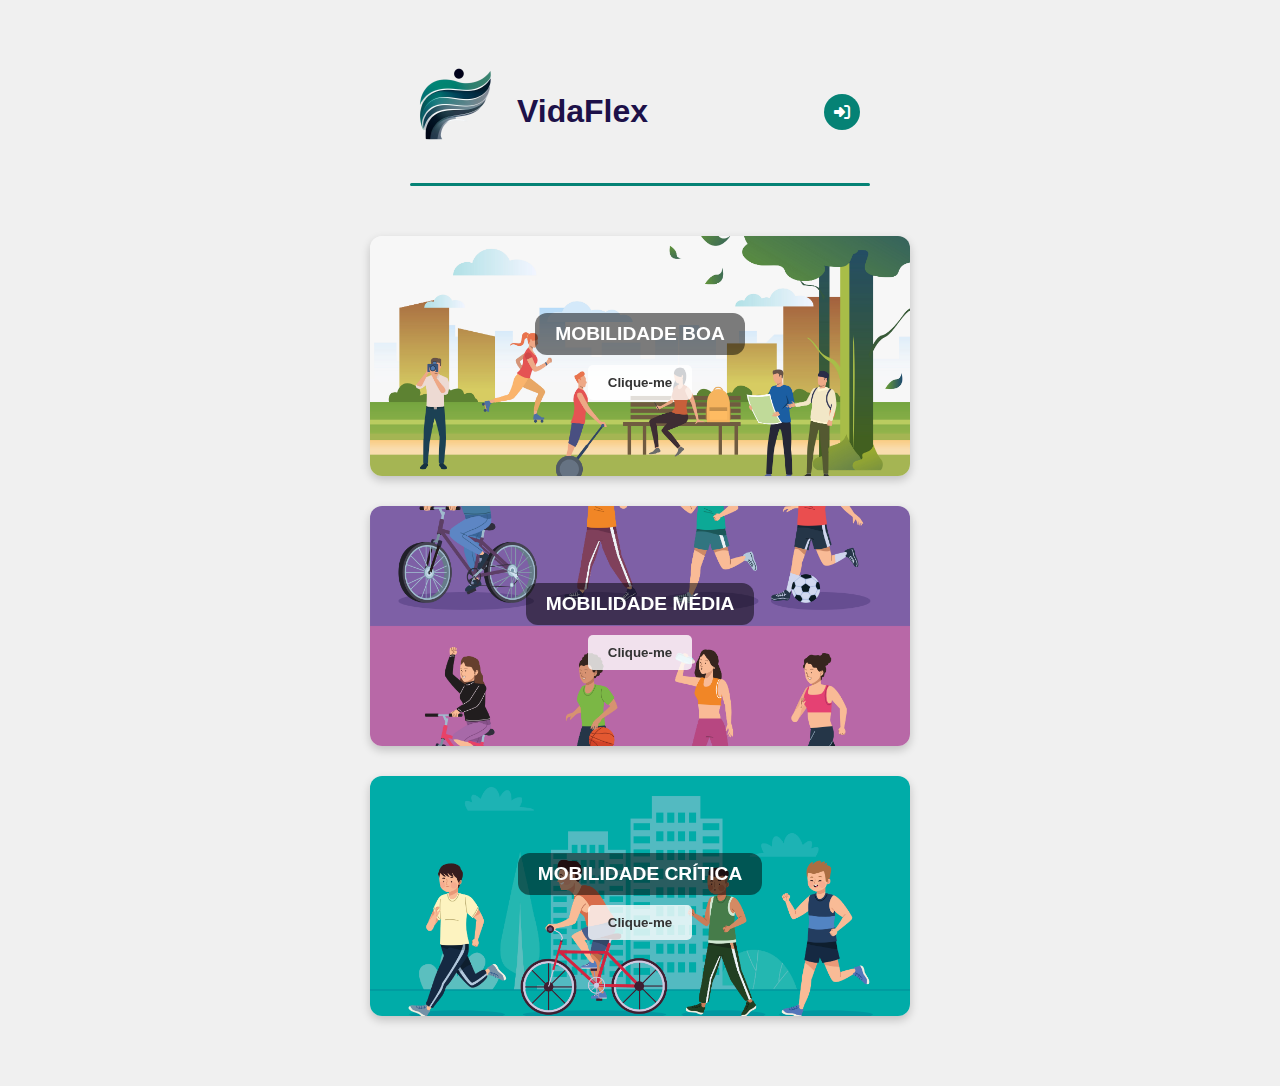
<file: index.html>
<!DOCTYPE html>
<html lang="pt-br">
<head>
    <meta charset="UTF-8">
    <meta http-equiv="X-UA-Compatible" content="IE=edge">
    <meta name="viewport" content="width=device-width, initial-scale=1.0">
    <link rel="shortcut icon" href="imgs/logo.png" type="image/x-icon" sizes="64x64">
    <title>VidaFlex</title>
    <link rel="stylesheet" href="styles.css">
    <!-- Adicionei o Font Awesome para ícones -->
    <link rel="stylesheet" href="https://cdnjs.cloudflare.com/ajax/libs/font-awesome/6.3.0/css/all.min.css">
</head>
<body>
    <div class="card-container">
        <h1 class="VidaFlex" style="display: flex; align-items: center;">
            <img class="logo" src="imgs/logo.png" alt="logo" style="margin-left: 2px;">
            VidaFlex
            <!-- Botão de login -->
            <button class="login-button" onclick="redirecionarParaLogin()">
                <i class="fas fa-sign-in-alt"></i> <!-- Ícone de login -->
                <span class="tooltip-text">Fazer Login</span> <!-- Tooltip -->
            </button>            
        </h1>      
        <hr>  
        <!-- Card 1: Mobilidade Boa -->
        <div class="flip-card">
            <div class="flip-card-inner">
                <div class="flip-card-front" id="card-boo">
                    <h2>Mobilidade Boa</h2>
                    <button class="flip-button">Clique-me</button>
                </div>
                <div class="flip-card-back">
                    <button class="close-button">X</button>
                    <h2>Mobilidade Boa</h2>
                    <p>Exercícios para manter a sua boa mobilidade e fortalecer seu corpo.</p>
                    <button class="iniciar" onclick="redirecionar('mobilidade1.html')">Iniciar Exercícios</button>
                </div>
            </div>
        </div>

        <!-- Card 2: Mobilidade Média -->
        <div class="flip-card">
            <div class="flip-card-inner">
                <div class="flip-card-front" id="card-media">
                    <h2>Mobilidade Média</h2>
                    <button class="flip-button">Clique-me</button>
                </div>
                <div class="flip-card-back">
                    <button class="close-button">X</button>
                    <h2>Mobilidade Média</h2>
                    <p>Exercícios moderados para melhorar a sua flexibilidade e força.</p>
                    <button class="iniciar" onclick="redirecionar('mobilidade2.html')">Iniciar Exercícios</button>
                </div>
            </div>
        </div>

        <!-- Card 3: Mobilidade Crítica -->
        <div class="flip-card">
            <div class="flip-card-inner">
                <div class="flip-card-front" id="card-critica">
                    <h2>Mobilidade Crítica</h2>
                    <button class="flip-button">Clique-me</button>
                </div>
                <div class="flip-card-back">
                    <button class="close-button">X</button>
                    <h2>Mobilidade Crítica</h2>
                    <p>Exercícios leves e adaptados para recuperar sua mobilidade.</p>
                    <button class="iniciar" onclick="redirecionar('mobilidade3.html')">Iniciar Exercícios</button>
                </div>
            </div>
        </div>
    </div>
    <script src="script.js"></script>
</body>
</html>
</file>
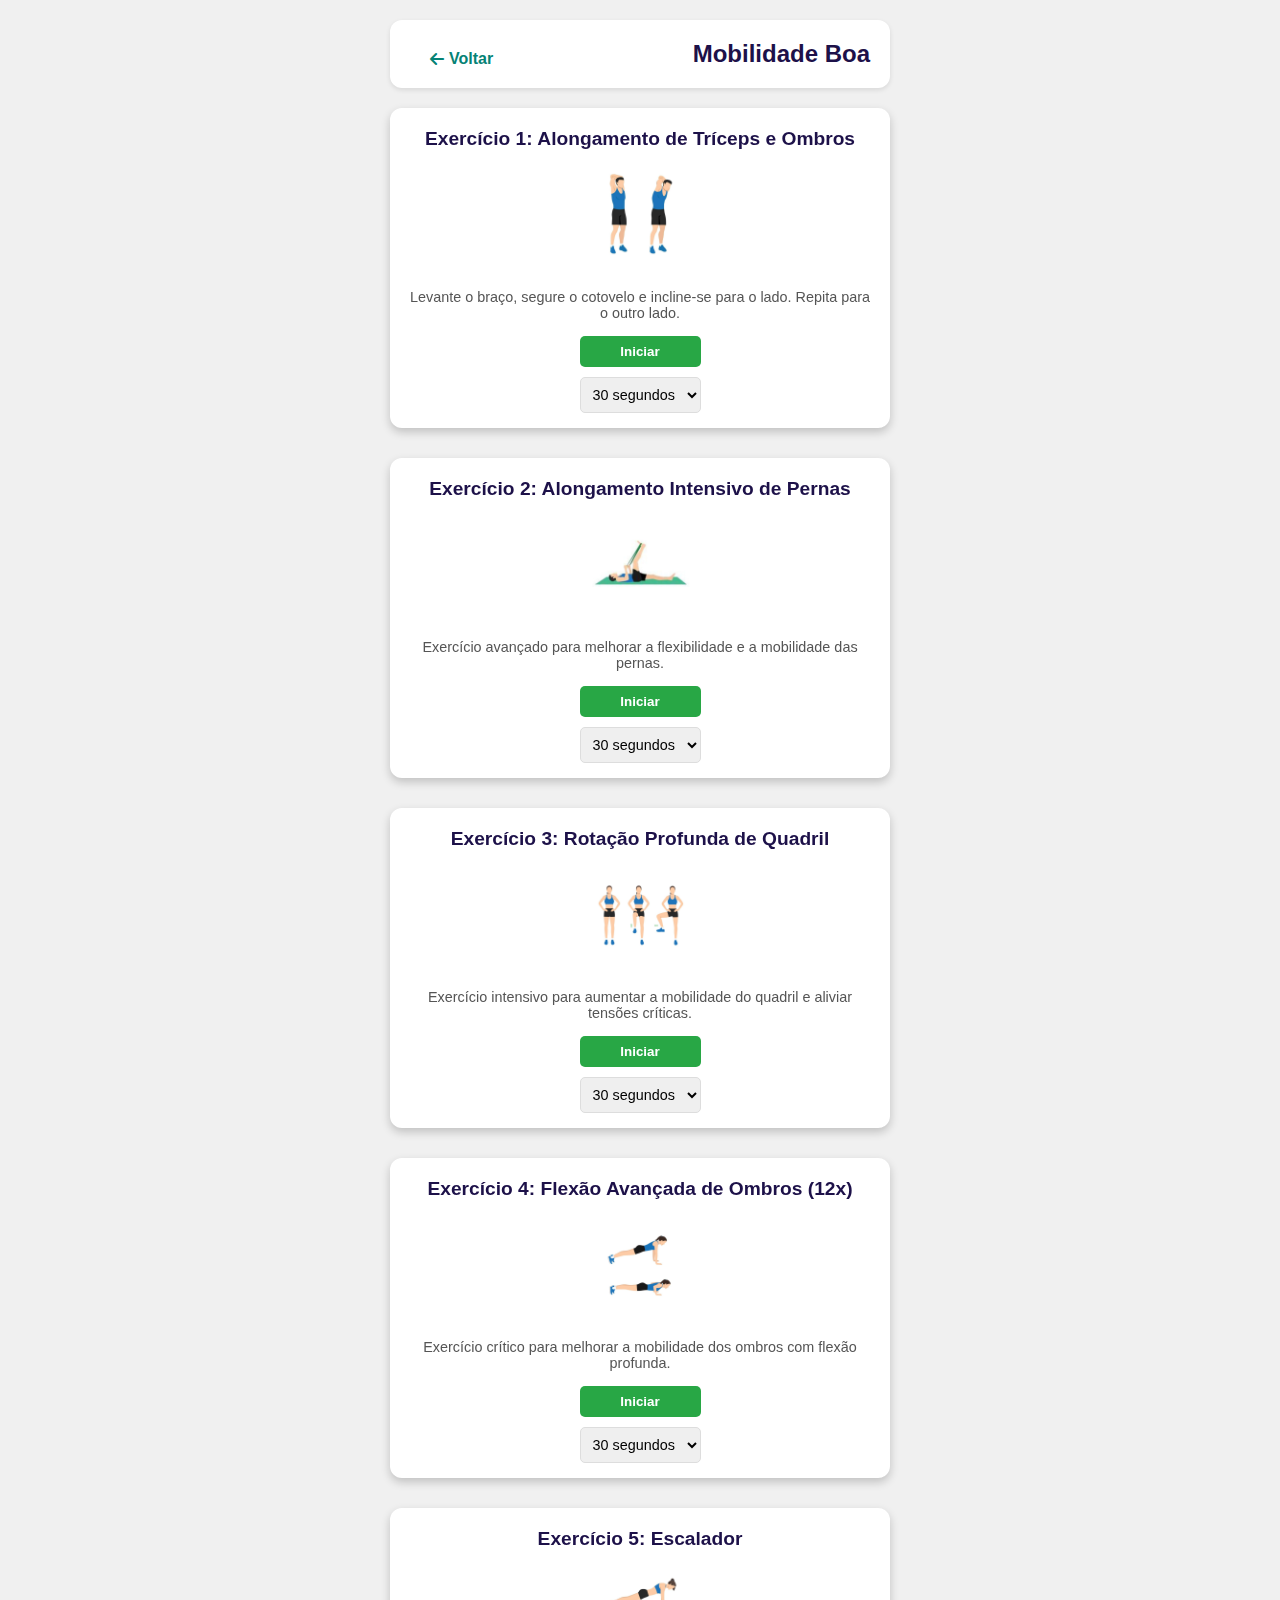
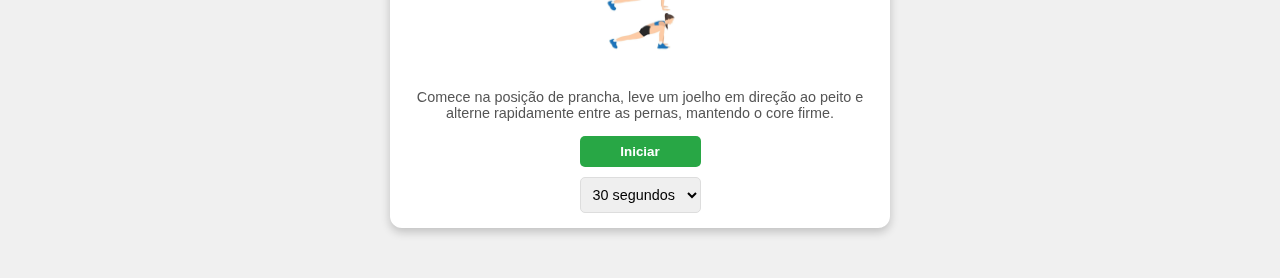
<file: mobilidade1.html>
<!DOCTYPE html>
<html lang="pt-br">
<head>
    <meta charset="UTF-8">
    <meta http-equiv="X-UA-Compatible" content="IE=edge">
    <meta name="viewport" content="width=device-width, initial-scale=1.0">
    <link rel="shortcut icon" href="imgs/logo.png" type="image/x-icon" sizes="64x64">
    <title>Mobilidade Boa - VidaFlex</title>
    <link rel="stylesheet" href="css/exercicios.css">
    <link rel="stylesheet" href="styles.css">
    <!-- Adicionei o Font Awesome para ícones -->
    <link href="https://unpkg.com/boxicons@2.1.4/css/boxicons.min.css" rel="stylesheet">
    <link rel="stylesheet" href="https://cdnjs.cloudflare.com/ajax/libs/font-awesome/6.3.0/css/all.min.css">
</head>
<body>
    <div class="card-container">
        <div class="exercise-page">
            <header>
                <button class="back-button" onclick="voltarParaHome()">
                    <i class="fas fa-arrow-left"></i> Voltar
                </button>
                <h1>Mobilidade Boa</h1>
            </header>
            <div class="exercises-container">
                <!-- Card 1: Exercício de Mobilidade Boa 1 -->
                <div class="flip-card">
                    <div class="flip-card-inner">
                        <div class="exercise-card flip-cards-front">
                            <h3 class="exercicio">Exercício 1: Alongamento de Tríceps e Ombros</h3>
                            <img src="exercicio-imgs/Alongamento de Tríceps e Ombros.jpg" alt="GIF de Alongamento de Tríceps e Ombros" class="exercise-gif">
                            <p>Levante o braço, segure o cotovelo e incline-se para o lado. Repita para o outro lado.</p>
                            <div class="button-container">
                                <button class="start-exercise" onclick="iniciarExercicio(this); adicionarComandoVozNoExercicio(this);">Iniciar</button>
                                <select class="time-select">
                                    <option value="16">15 segundos</option>
                                    <option value="31" selected>30 segundos</option>
                                    <option value="46">45 segundos</option>
                                </select>
                            </div>
                        </div>
                        <div class="flip-cards-back">
                            <button class="close-button" onclick="fecharCard(this)">X</button>
                            <img src="exercicio-imgs/Alongamento de Tríceps e Ombros.jpg" alt="GIF de Alongamento de Tríceps e Ombros" class="exercise-gif" style="border-radius: 20px;">
                            <p>Contagem Regressiva:</p>
                            <div class="timer">00:30</div>
                            <div class="control-buttons">
                                <button onclick="pausarTempo()">Pausar</button>
                                <button onclick="pararTempo()">Parar</button>
                                <button onclick="reiniciarTempo()">Reiniciar</button>
                            </div>
                        </div>
                    </div>
                </div>
                <!-- Card 1: Exercício de Mobilidade Boa 2 -->
                <div class="flip-card">
                    <div class="flip-card-inner">
                        <div class="exercise-card flip-cards-front">
                            <h3 class="exercicio">Exercício 2: Alongamento Intensivo de Pernas</h3>
                            <img src="exercicio-imgs/Alongamento Intensivo de Pernas.jpg" alt="GIF de Alongamento Intensivo de Pernas" class="exercise-gif">
                            <p>Exercício avançado para melhorar a flexibilidade e a mobilidade das pernas.</p>
                            <div class="button-container">
                                <button class="start-exercise" onclick="iniciarExercicio(this); adicionarComandoVozNoExercicio(this);">Iniciar</button>
                                <select class="time-select">
                                    <option value="16">15 segundos</option>
                                    <option value="31" selected>30 segundos</option>
                                    <option value="46">45 segundos</option>
                                </select>
                            </div>
                        </div>
                        <div class="flip-cards-back">
                            <button class="close-button" onclick="fecharCard(this)">X</button>
                            <img src="exercicio-imgs/Alongamento Intensivo de Pernas.jpg" alt="GIF de Alongamento Intensivo de Pernas" class="exercise-gif" style="border-radius: 20px;">
                            <p>Contagem Regressiva:</p>
                            <div class="timer">00:30</div>
                            <div class="control-buttons">
                                <button onclick="pausarTempo()">Pausar</button>
                                <button onclick="pararTempo()">Parar</button>
                                <button onclick="reiniciarTempo()">Reiniciar</button>
                            </div>
                        </div>
                    </div>
                </div>

                <!-- Card 2: Exercício de Mobilidade Boa 3 -->
                <div class="flip-card">
                    <div class="flip-card-inner">
                        <div class="exercise-card flip-cards-front">
                            <h3 class="exercicio">Exercício 3: Rotação Profunda de Quadril</h3>
                            <img src="exercicio-imgs/Rotação Profunda de Quadril.jpg" alt="GIF de Rotação Profunda de Quadril" class="exercise-gif">
                            <p>Exercício intensivo para aumentar a mobilidade do quadril e aliviar tensões críticas.</p>
                            <div class="button-container">
                                <button class="start-exercise" onclick="iniciarExercicio(this); adicionarComandoVozNoExercicio(this);">Iniciar</button>
                                <select class="time-select">
                                    <option value="16">15 segundos</option>
                                    <option value="31" selected>30 segundos</option>
                                    <option value="46">45 segundos</option>
                                </select>
                            </div>
                        </div>
                        <div class="flip-cards-back">
                            <button class="close-button" onclick="fecharCard(this)">X</button>
                            <img src="exercicio-imgs/Rotação Profunda de Quadril.jpg" alt="GIF de Rotação Profunda de Quadril" class="exercise-gif" style="border-radius: 20px;">
                            <p>Contagem Regressiva:</p>
                            <div class="timer">00:30</div>
                            <div class="control-buttons">
                                <button onclick="pausarTempo()">Pausar</button>
                                <button onclick="pararTempo()">Parar</button>
                                <button onclick="reiniciarTempo()">Reiniciar</button>
                            </div>
                        </div>
                    </div>
                </div>

                <!-- Card 3: Exercício de Mobilidade Boa 4 -->
                <div class="flip-card">
                    <div class="flip-card-inner">
                        <div class="exercise-card flip-cards-front">
                            <h3 class="exercicio">Exercício 4: Flexão Avançada de Ombros (12x)</h3>
                            <img src="exercicio-imgs/Flexão de Ombros.jpg" alt="GIF de Flexão Avançada de Ombros" class="exercise-gif">
                            <p>Exercício crítico para melhorar a mobilidade dos ombros com flexão profunda.</p>
                            <div class="button-container">
                                <button class="start-exercise" onclick="iniciarExercicio(this); adicionarComandoVozNoExercicio(this);">Iniciar</button>
                                <select class="time-select">
                                    <option value="16">15 segundos</option>
                                    <option value="31" selected>30 segundos</option>
                                    <option value="46">45 segundos</option>
                                </select>
                            </div>
                        </div>
                        <div class="flip-cards-back">
                            <button class="close-button" onclick="fecharCard(this)">X</button>
                            <img src="exercicio-imgs/Flexão de Ombros.jpg" alt="GIF de Flexão Avançada de Ombros" class="exercise-gif" style="border-radius: 20px;">
                            <p>Contagem Regressiva:</p>
                            <div class="timer">00:30</div>
                            <div class="control-buttons">
                                <button onclick="pausarTempo()">Pausar</button>
                                <button onclick="pararTempo()">Parar</button>
                                <button onclick="reiniciarTempo()">Reiniciar</button>
                            </div>
                        </div>
                    </div>
                </div>
               <!-- Card 4: Exercício de Mobilidade Boa 5 -->
                <div class="flip-card">
                    <div class="flip-card-inner">
                        <div class="exercise-card flip-cards-front">
                            <h3 class="exercicio">Exercício 5: Escalador</h3>
                            <img src="exercicio-imgs/Escalador.jpg" alt="GIF de Escalador" class="exercise-gif">
                            <p>Comece na posição de prancha, leve um joelho em direção ao peito e alterne rapidamente entre as pernas, mantendo o core firme.</p>
                            <div class="button-container">
                                <button class="start-exercise" onclick="iniciarExercicio(this); adicionarComandoVozNoExercicio(this);">Iniciar</button>
                                <select class="time-select">
                                    <option value="16">15 segundos</option>
                                    <option value="31" selected>30 segundos</option>
                                    <option value="46">45 segundos</option>
                                </select>
                            </div>
                        </div>
                        <div class="flip-cards-back">
                            <button class="close-button" onclick="fecharCard(this)">X</button>
                            <img src="exercicio-imgs/Escalador.jpg" alt="GIF de Escalador" class="exercise-gif" style="border-radius: 20px;">
                            <p>Contagem Regressiva:</p>
                            <div class="timer">00:30</div>
                            <div class="control-buttons">
                                <button onclick="pausarTempo()">Pausar</button>
                                <button onclick="pararTempo()">Parar</button>
                                <button onclick="reiniciarTempo()">Reiniciar</button>
                            </div>
                        </div>
                    </div>
                </div>
            </div>
        </div>
    </div>
</div>
<button class="scroll-top" onclick="scrollToTop()">
    <i class='bx bxs-up-arrow'></i>
</button>

<script src="js/mobilidade.js"></script>
<script src="js/comandoVoz.js"></script>


    <script>
        function voltarParaHome() {
            window.location.href = 'index.html';
        }

        function scrollToTop() {
            window.scrollTo({
                top: 0,
            });
        }

        window.addEventListener('scroll', function () {
            var scrollTopButton = document.querySelector('.scroll-top');
            if (this.window.pageYOffset > 200) {
                scrollTopButton.style.display = 'block';
            } else {
                scrollTopButton.style.display = 'none';
            }
        });
    </script>
</body>
</html>
</file>
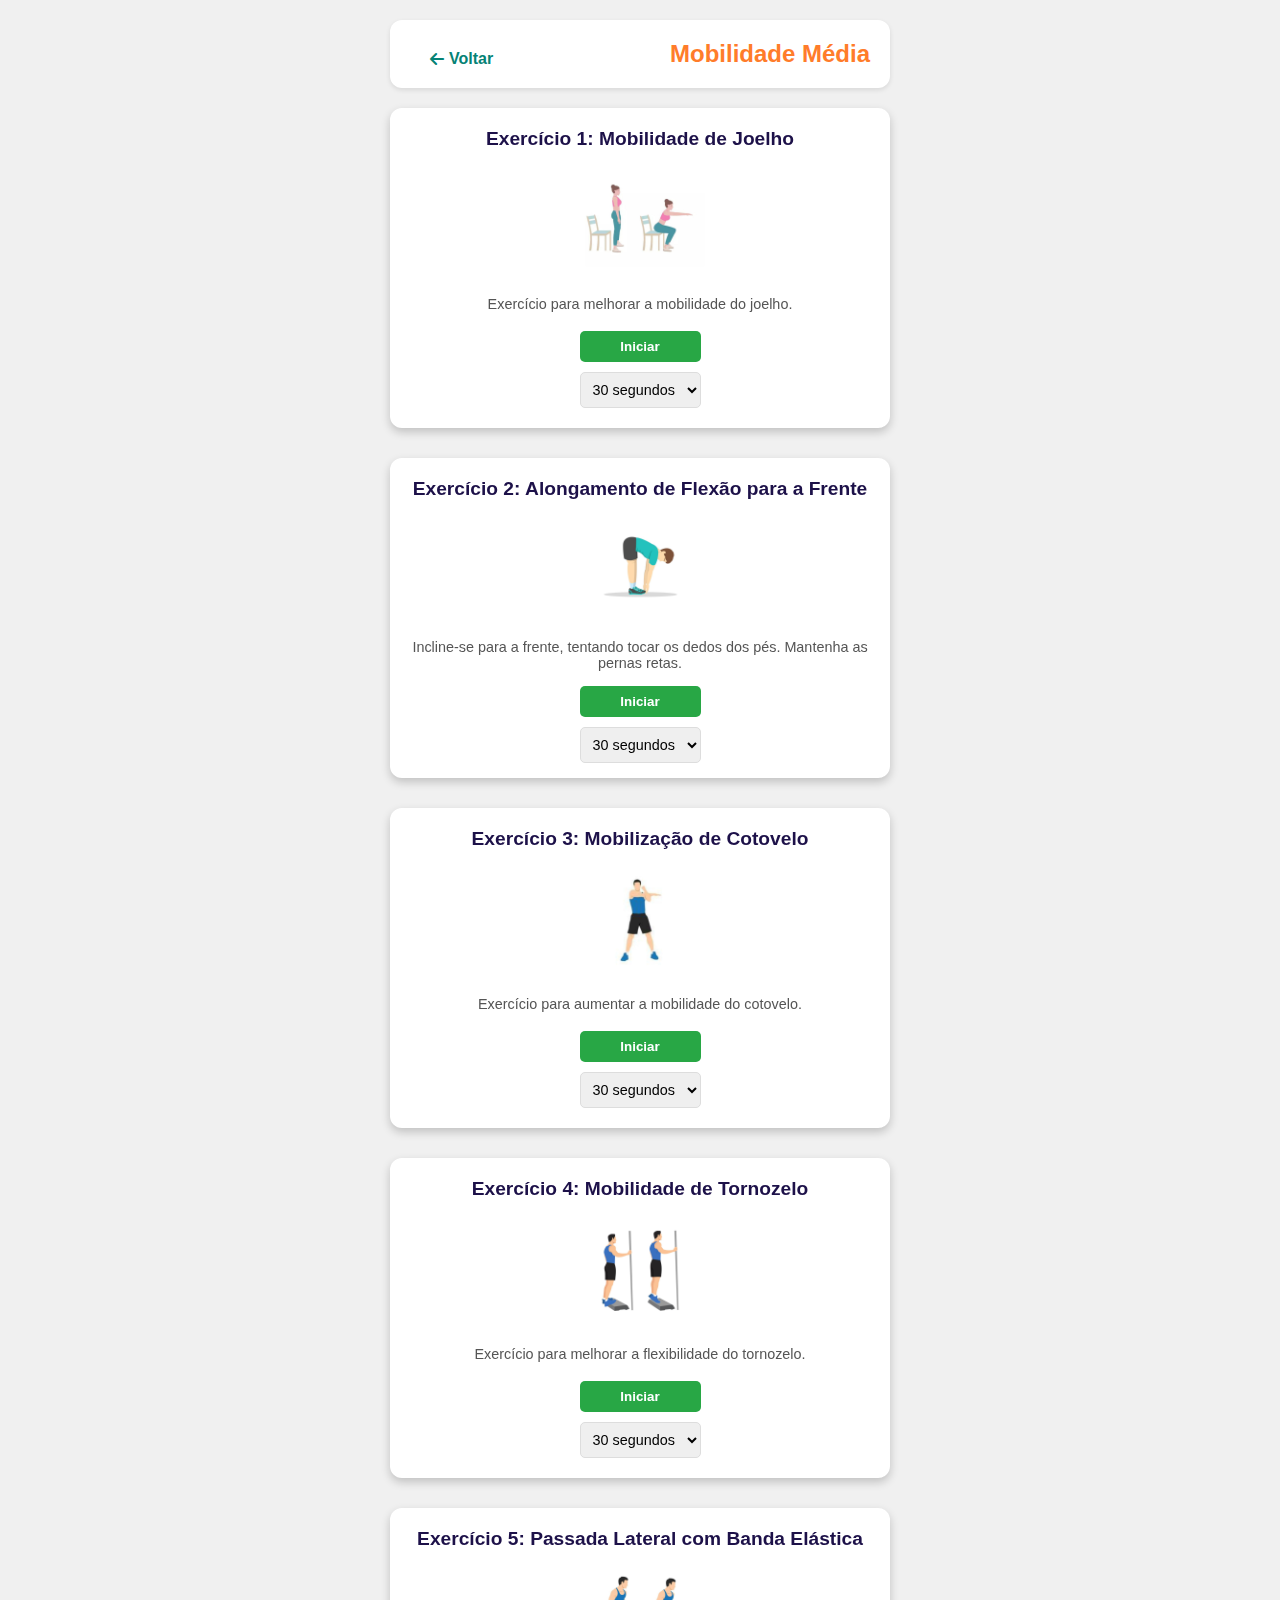
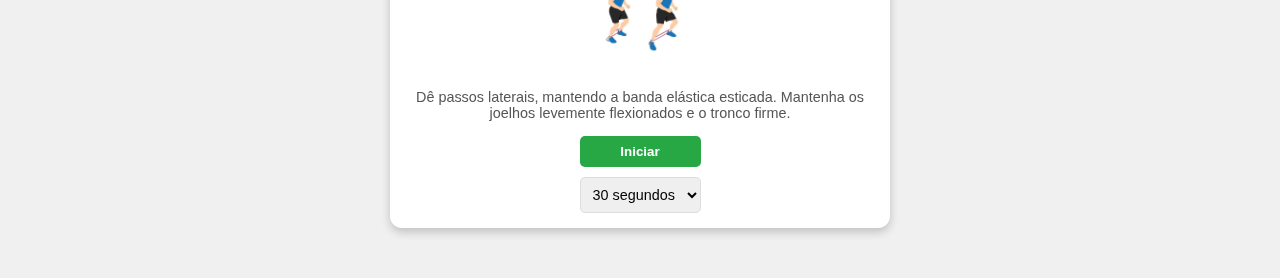
<file: mobilidade2.html>
<!DOCTYPE html>
<html lang="pt-br">
<head>
    <meta charset="UTF-8">
    <meta http-equiv="X-UA-Compatible" content="IE=edge">
    <meta name="viewport" content="width=device-width, initial-scale=1.0">
    <link rel="shortcut icon" href="imgs/logo.png" type="image/x-icon" sizes="64x64">
    <title>Mobilidade Média - VidaFlex</title>
    <link rel="stylesheet" href="css/exercicios.css">
    <link rel="stylesheet" href="styles.css">
    <!-- Adicionando Font Awesome para ícones -->
    <link href="https://unpkg.com/boxicons@2.1.4/css/boxicons.min.css" rel="stylesheet">
    <link rel="stylesheet" href="https://cdnjs.cloudflare.com/ajax/libs/font-awesome/6.3.0/css/all.min.css">
</head>
<body>
    <div class="card-container">
        <div class="exercise-page">
            <header>
                <button class="back-button" onclick="voltarParaHome()">
                    <i class="fas fa-arrow-left"></i> Voltar
                </button>
                <h1 style="color: #ff7c2a;">Mobilidade Média</h1>
            </header>
            <div class="exercises-container">
                <!-- Card 1: Exercício de Mobilidade Média 1 -->
                <div class="flip-card">
                    <div class="flip-card-inner">
                        <div class="exercise-card flip-cards-front">
                            <h3 class="exercicio">Exercício 1: Mobilidade de Joelho</h3>
                            <img src="exercicio-imgs/Mobilidade de Joelho.jpg" alt="GIF de Mobilidade de Joelho" class="exercise-gif">
                            <p>Exercício para melhorar a mobilidade do joelho.</p>
                            <div class="button-container">
                                <button class="start-exercise" onclick="iniciarExercicio(this); adicionarComandoVozNoExercicio(this);">Iniciar</button>
                                <select class="time-select">
                                    <option value="16">15 segundos</option>
                                    <option value="31" selected>30 segundos</option>
                                    <option value="46">45 segundos</option>
                                </select>
                            </div>
                        </div>
                        <div class="flip-cards-back">
                            <button class="close-button" onclick="fecharCard(this)">X</button>
                            <img src="exercicio-imgs/Mobilidade de Joelho.jpg" alt="GIF de Mobilidade de Joelho" class="exercise-gif" style="border-radius: 20px;">
                            <p>Contagem Regressiva:</p>
                            <div class="timer">00:30</div>
                            <div class="control-buttons">
                                <button onclick="pausarTempo()">Pausar</button>
                                <button onclick="pararTempo()">Parar</button>
                                <button onclick="reiniciarTempo()">Reiniciar</button>
                            </div>
                        </div>
                    </div>
                </div>
                <!-- Card 2: Exercício de Mobilidade Média 2 -->
                <div class="flip-card">
                    <div class="flip-card-inner">
                        <div class="exercise-card flip-cards-front">
                            <h3 class="exercicio">Exercício 2: Alongamento de Flexão para a Frente</h3>
                            <img src="exercicio-imgs/Alongamento de Flexão para a Frente.jpg" alt="GIF de Alongamento de Flexão para a Frente" class="exercise-gif">
                            <p>Incline-se para a frente, tentando tocar os dedos dos pés. Mantenha as pernas retas.</p>
                            <div class="button-container">
                                <button class="start-exercise" onclick="iniciarExercicio(this); adicionarComandoVozNoExercicio(this);">Iniciar</button>
                                <select class="time-select">
                                    <option value="16">15 segundos</option>
                                    <option value="31" selected>30 segundos</option>
                                    <option value="46">45 segundos</option>
                                </select>
                            </div>
                        </div>
                        <div class="flip-cards-back">
                            <button class="close-button" onclick="fecharCard(this)">X</button>
                            <img src="exercicio-imgs/Alongamento de Flexão para a Frente.jpg" alt="GIF de Alongamento de Flexão para a Frente" class="exercise-gif" style="border-radius: 20px;">
                            <p>Contagem Regressiva:</p>
                            <div class="timer">00:30</div>
                            <div class="control-buttons">
                                <button onclick="pausarTempo()">Pausar</button>
                                <button onclick="pararTempo()">Parar</button>
                                <button onclick="reiniciarTempo()">Reiniciar</button>
                            </div>
                        </div>
                    </div>
                </div>

                <!-- Card 3: Exercício de Mobilidade Média 3 -->
                <div class="flip-card">
                    <div class="flip-card-inner">
                        <div class="exercise-card flip-cards-front">
                            <h3 class="exercicio">Exercício 3: Mobilização de Cotovelo</h3>
                            <img src="exercicio-imgs/Mobilização de Cotovelo.jpg" alt="GIF de Mobilização de Cotovelo" class="exercise-gif">
                            <p>Exercício para aumentar a mobilidade do cotovelo.</p>
                            <div class="button-container">
                                <button class="start-exercise" onclick="iniciarExercicio(this); adicionarComandoVozNoExercicio(this);">Iniciar</button>
                                <select class="time-select">
                                    <option value="16">15 segundos</option>
                                    <option value="31" selected>30 segundos</option>
                                    <option value="46">45 segundos</option>
                                </select>
                            </div>
                        </div>
                        <div class="flip-cards-back">
                            <button class="close-button" onclick="fecharCard(this)">X</button>
                            <img src="exercicio-imgs/Mobilização de Cotovelo.jpg" alt="GIF de Mobilização de Cotovelo" class="exercise-gif" style="border-radius: 20px;">
                            <p>Contagem Regressiva:</p>
                            <div class="timer">00:30</div>
                            <div class="control-buttons">
                                <button onclick="pausarTempo()">Pausar</button>
                                <button onclick="pararTempo()">Parar</button>
                                <button onclick="reiniciarTempo()">Reiniciar</button>
                            </div>
                        </div>
                    </div>
                </div>

                <!-- Card 4: Exercício de Mobilidade Média 4 -->
                <div class="flip-card">
                    <div class="flip-card-inner">
                        <div class="exercise-card flip-cards-front">
                            <h3 class="exercicio">Exercício 4: Mobilidade de Tornozelo</h3>
                            <img src="exercicio-imgs/Mobilidade de Tornozelo.jpg" alt="GIF de Mobilidade de Tornozelo" class="exercise-gif">
                            <p>Exercício para melhorar a flexibilidade do tornozelo.</p>
                            <div class="button-container">
                                <button class="start-exercise" onclick="iniciarExercicio(this); adicionarComandoVozNoExercicio(this);">Iniciar</button>
                                <select class="time-select">
                                    <option value="16">15 segundos</option>
                                    <option value="31" selected>30 segundos</option>
                                    <option value="46">45 segundos</option>
                                </select>
                            </div>
                        </div>
                        <div class="flip-cards-back">
                            <button class="close-button" onclick="fecharCard(this)">X</button>
                            <img src="exercicio-imgs/Mobilidade de Tornozelo.jpg" alt="GIF de Mobilidade de Tornozelo" class="exercise-gif" style="border-radius: 20px;">
                            <p>Contagem Regressiva:</p>
                            <div class="timer">00:30</div>
                            <div class="control-buttons">
                                <button onclick="pausarTempo()">Pausar</button>
                                <button onclick="pararTempo()">Parar</button>
                                <button onclick="reiniciarTempo()">Reiniciar</button>
                            </div>
                        </div>
                    </div>
                </div>
                <!-- Card 5: Exercício de Mobilidade Média 5 -->
                <div class="flip-card">
                    <div class="flip-card-inner">
                        <div class="exercise-card flip-cards-front">
                            <h3 class="exercicio">Exercício 5: Passada Lateral com Banda Elástica</h3>
                            <img src="exercicio-imgs/Passada Lateral.jpg" alt="GIF de Passada Lateral" class="exercise-gif">
                            <p>Dê passos laterais, mantendo a banda elástica esticada. Mantenha os joelhos levemente flexionados e o tronco firme.</p>
                            <div class="button-container">
                                <button class="start-exercise" onclick="iniciarExercicio(this); adicionarComandoVozNoExercicio(this);">Iniciar</button>
                                <select class="time-select">
                                    <option value="16">15 segundos</option>
                                    <option value="31" selected>30 segundos</option>
                                    <option value="46">45 segundos</option>
                                </select>
                            </div>
                        </div>
                        <div class="flip-cards-back">
                            <button class="close-button" onclick="fecharCard(this)">X</button>
                            <img src="exercicio-imgs/Passada Lateral.jpg" alt="GIF de Passada Lateral" class="exercise-gif" style="border-radius: 20px;">
                            <p>Contagem Regressiva:</p>
                            <div class="timer">00:30</div>
                            <div class="control-buttons">
                                <button onclick="pausarTempo()">Pausar</button>
                                <button onclick="pararTempo()">Parar</button>
                                <button onclick="reiniciarTempo()">Reiniciar</button>
                            </div>
                        </div>
                    </div>
                </div>
            </div>
        </div>
    </div>

    <button class="scroll-top" onclick="scrollToTop()">
        <i class='bx bxs-up-arrow'></i>
    </button>

    <script src="js/mobilidade.js"></script>
    <script src="js/comandoVoz.js"></script>
    <script>
        function voltarParaHome() {
            window.location.href = 'index.html';
        }

        function scrollToTop() {
            window.scrollTo({
                top: 0,
            });
        }

        window.addEventListener('scroll', function () {
            var scrollTopButton = document.querySelector('.scroll-top');
            if (this.window.pageYOffset > 200) {
                scrollTopButton.style.display = 'block';
            } else {
                scrollTopButton.style.display = 'none';
            }
        });
    </script>
</body>
</html>
</file>
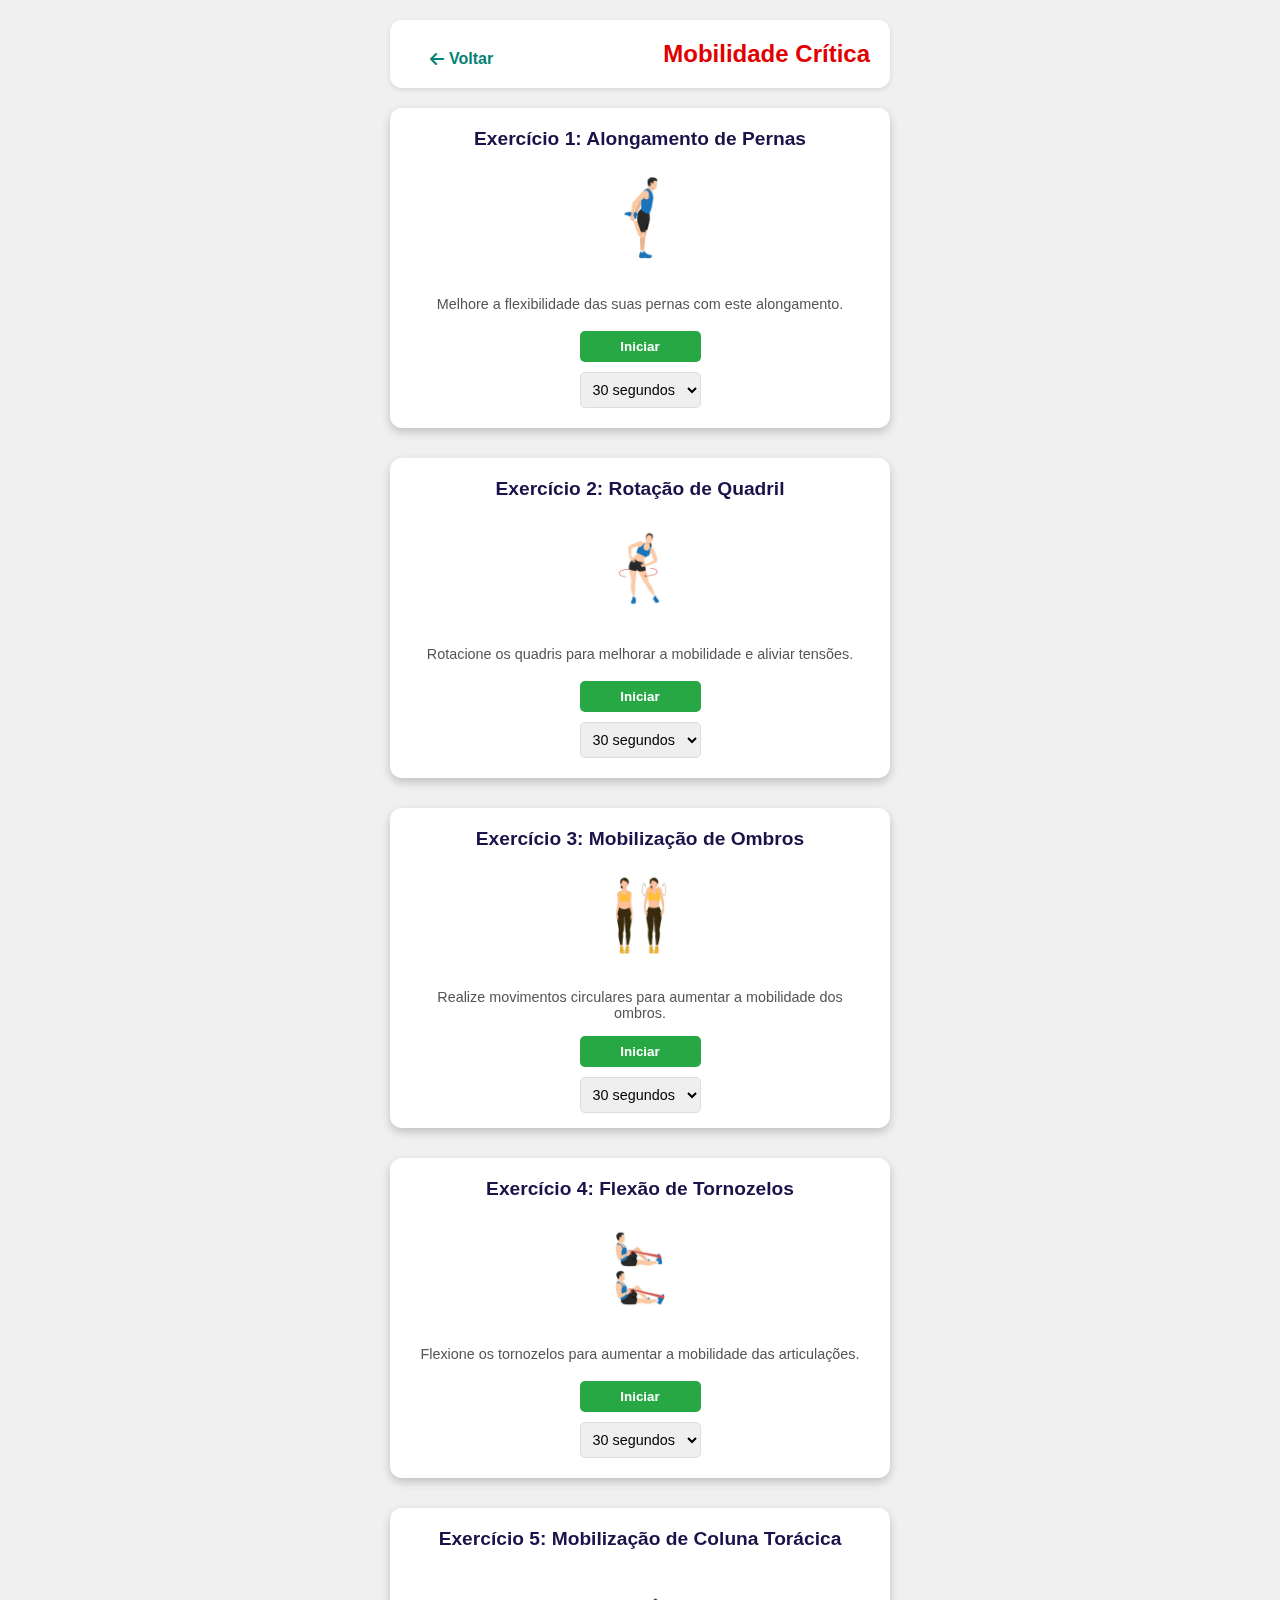
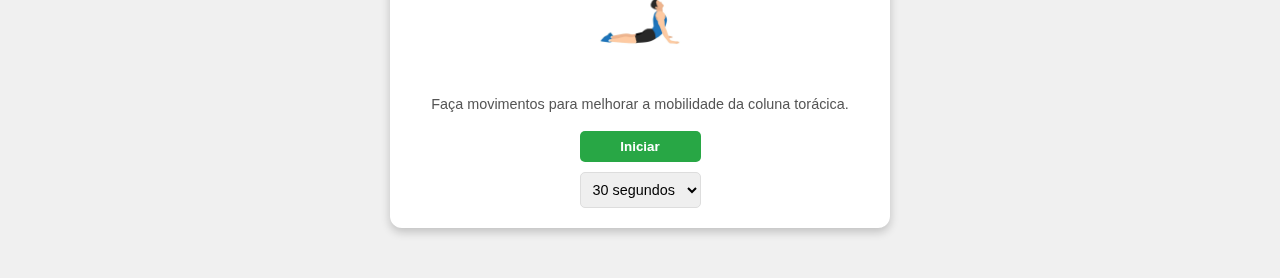
<file: mobilidade3.html>
<!DOCTYPE html>
<html lang="pt-br">
<head>
    <meta charset="UTF-8">
    <meta http-equiv="X-UA-Compatible" content="IE=edge">
    <meta name="viewport" content="width=device-width, initial-scale=1.0">
    <link rel="shortcut icon" href="imgs/logo.png" type="image/x-icon" sizes="64x64">
    <title>Mobilidade Crítica - VidaFlex</title>
    <link rel="stylesheet" href="css/exercicios.css">
    <link rel="stylesheet" href="styles.css">
    <!-- Adicionando Font Awesome para ícones -->
    <link href="https://unpkg.com/boxicons@2.1.4/css/boxicons.min.css" rel="stylesheet">
    <link rel="stylesheet" href="https://cdnjs.cloudflare.com/ajax/libs/font-awesome/6.3.0/css/all.min.css">
</head>
<body>
    <div class="card-container">
        <div class="exercise-page">
            <header>
                <button class="back-button" onclick="voltarParaHome()">
                    <i class="fas fa-arrow-left"></i> Voltar
                </button>
                <h1 style="color: #e10000;">Mobilidade Crítica</h1>
            </header>
            <div class="exercises-container">
                <!-- Card 1: Alongamento de Pernas -->
                <div class="flip-card">
                    <div class="flip-card-inner">
                        <div class="exercise-card flip-cards-front">
                            <h3 class="exercicio">Exercício 1: Alongamento de Pernas</h3>
                            <img src="exercicio-imgs/Alongamento de Pernas.jpg" alt="GIF de Alongamento de Pernas" class="exercise-gif">
                            <p>Melhore a flexibilidade das suas pernas com este alongamento.</p>
                            <div class="button-container">
                                <button class="start-exercise" onclick="iniciarExercicio(this); adicionarComandoVozNoExercicio(this);">Iniciar</button>
                                <select class="time-select">
                                    <option value="16">15 segundos</option>
                                    <option value="31" selected>30 segundos</option>
                                    <option value="46">45 segundos</option>
                                </select>
                            </div>
                        </div>
                        <div class="flip-cards-back">
                            <button class="close-button" onclick="fecharCard(this)">X</button>
                            <img src="exercicio-imgs/Alongamento de Pernas.jpg" alt="GIF de Alongamento de Pernas" class="exercise-gif" style="border-radius: 20px;">
                            <p>Contagem Regressiva:</p>
                            <div class="timer">00:30</div>
                            <div class="control-buttons">
                                <button onclick="pausarTempo()">Pausar</button>
                                <button onclick="pararTempo()">Parar</button>
                                <button onclick="reiniciarTempo()">Reiniciar</button>
                            </div>
                        </div>
                    </div>
                </div>
    
                <!-- Card 2: Rotação de Quadril -->
                <div class="flip-card">
                    <div class="flip-card-inner">
                        <div class="exercise-card flip-cards-front">
                            <h3 class="exercicio">Exercício 2: Rotação de Quadril</h3>
                            <img src="exercicio-imgs/Rotação de Quadril.jpg" alt="GIF de Rotação de Quadril" class="exercise-gif">
                            <p>Rotacione os quadris para melhorar a mobilidade e aliviar tensões.</p>
                            <div class="button-container">
                                <button class="start-exercise" onclick="iniciarExercicio(this); adicionarComandoVozNoExercicio(this);">Iniciar</button>
                                <select class="time-select">
                                    <option value="16">15 segundos</option>
                                    <option value="31" selected>30 segundos</option>
                                    <option value="46">45 segundos</option>
                                </select>
                            </div>
                        </div>
                        <div class="flip-cards-back">
                            <button class="close-button" onclick="fecharCard(this)">X</button>
                            <img src="exercicio-imgs/Rotação de Quadril.jpg" alt="GIF de Rotação de Quadril" class="exercise-gif" style="border-radius: 20px;">
                            <p>Contagem Regressiva:</p>
                            <div class="timer">00:30</div>
                            <div class="control-buttons">
                                <button onclick="pausarTempo()">Pausar</button>
                                <button onclick="pararTempo()">Parar</button>
                                <button onclick="reiniciarTempo()">Reiniciar</button>
                            </div>
                        </div>
                    </div>
                </div>
    
                <!-- Card 3: Mobilização de Ombros -->
                <div class="flip-card">
                    <div class="flip-card-inner">
                        <div class="exercise-card flip-cards-front">
                            <h3 class="exercicio">Exercício 3: Mobilização de Ombros</h3>
                            <img src="exercicio-imgs/Mobilização de Ombros.jpg" alt="GIF de Mobilização de Ombros" class="exercise-gif">
                            <p>Realize movimentos circulares para aumentar a mobilidade dos ombros.</p>
                            <div class="button-container">
                                <button class="start-exercise" onclick="iniciarExercicio(this); adicionarComandoVozNoExercicio(this);">Iniciar</button>
                                <select class="time-select">
                                    <option value="16">15 segundos</option>
                                    <option value="31" selected>30 segundos</option>
                                    <option value="46">45 segundos</option>
                                </select>
                            </div>
                        </div>
                        <div class="flip-cards-back">
                            <button class="close-button" onclick="fecharCard(this)">X</button>
                            <img src="exercicio-imgs/Mobilização de Ombros.jpg" alt="GIF de Mobilização de Ombros" class="exercise-gif" style="border-radius: 20px;">
                            <p>Contagem Regressiva:</p>
                            <div class="timer">00:30</div>
                            <div class="control-buttons">
                                <button onclick="pausarTempo()">Pausar</button>
                                <button onclick="pararTempo()">Parar</button>
                                <button onclick="reiniciarTempo()">Reiniciar</button>
                            </div>
                        </div>
                    </div>
                </div>
    
                <!-- Card 4: Flexão de Tornozelos -->
                <div class="flip-card">
                    <div class="flip-card-inner">
                        <div class="exercise-card flip-cards-front">
                            <h3 class="exercicio">Exercício 4: Flexão de Tornozelos</h3>
                            <img src="exercicio-imgs/Flexão de Tornozelos.jpg" alt="GIF de Flexão de Tornozelos" class="exercise-gif">
                            <p>Flexione os tornozelos para aumentar a mobilidade das articulações.</p>
                            <div class="button-container">
                                <button class="start-exercise" onclick="iniciarExercicio(this); adicionarComandoVozNoExercicio(this);">Iniciar</button>
                                <select class="time-select">
                                    <option value="16">15 segundos</option>
                                    <option value="31" selected>30 segundos</option>
                                    <option value="46">45 segundos</option>
                                </select>
                            </div>
                        </div>
                        <div class="flip-cards-back">
                            <button class="close-button" onclick="fecharCard(this)">X</button>
                            <img src="exercicio-imgs/Flexão de Tornozelos.jpg" alt="GIF de Flexão de Tornozelos" class="exercise-gif" style="border-radius: 20px;">
                            <p>Contagem Regressiva:</p>
                            <div class="timer">00:30</div>
                            <div class="control-buttons">
                                <button onclick="pausarTempo()">Pausar</button>
                                <button onclick="pararTempo()">Parar</button>
                                <button onclick="reiniciarTempo()">Reiniciar</button>
                            </div>
                        </div>
                    </div>
                </div>
    
                <!-- Card 5: Mobilização de Coluna Torácica -->
                <div class="flip-card">
                    <div class="flip-card-inner">
                        <div class="exercise-card flip-cards-front">
                            <h3 class="exercicio">Exercício 5: Mobilização de Coluna Torácica</h3>
                            <img src="exercicio-imgs/Mobilização de Coluna Torácica.jpg" alt="GIF de Mobilização de Coluna Torácica" class="exercise-gif">
                            <p>Faça movimentos para melhorar a mobilidade da coluna torácica.</p>
                            <div class="button-container">
                                <button class="start-exercise" onclick="iniciarExercicio(this); adicionarComandoVozNoExercicio(this);">Iniciar</button>
                                <select class="time-select">
                                    <option value="16">15 segundos</option>
                                    <option value="31" selected>30 segundos</option>
                                    <option value="46">45 segundos</option>
                                </select>
                            </div>
                        </div>
                        <div class="flip-cards-back">
                            <button class="close-button" onclick="fecharCard(this)">X</button>
                            <img src="exercicio-imgs/Mobilização de Coluna Torácica.jpg" alt="GIF de Mobilização de Coluna Torácica" class="exercise-gif" style="border-radius: 20px;">
                            <p>Contagem Regressiva:</p>
                            <div class="timer">00:30</div>
                            <div class="control-buttons">
                                <button onclick="pausarTempo()">Pausar</button>
                                <button onclick="pararTempo()">Parar</button>
                                <button onclick="reiniciarTempo()">Reiniciar</button>
                            </div>
                        </div>
                    </div>
                </div>
            </div>
        </div>
    </div>
    <button class="scroll-top" onclick="scrollToTop()">
        <i class='bx bxs-up-arrow'></i>
    </button>

    <script src="js/mobilidade.js"></script>
    <script src="js/comandoVoz.js"></script>
    <script>
        function voltarParaHome() {
            window.location.href = 'index.html';
        }

        function scrollToTop() {
            window.scrollTo({
                top: 0,
            });
        }

        window.addEventListener('scroll', function () {
            var scrollTopButton = document.querySelector('.scroll-top');
            if (this.window.pageYOffset > 200) {
                scrollTopButton.style.display = 'block';
            } else {
                scrollTopButton.style.display = 'none';
            }
        });
    </script>
</body>
</html>
</file>
<file: styles.css>
/* ESTILIZAÇÃO GERAL */
body {
    font-family: Arial, sans-serif;
    margin: 0;
    padding: 0;
    display: flex;
    justify-content: center;
    align-items: center;
    min-height: 100vh;
    background-color: #f0f0f0;
}

/* CARDS DE INICIO */

.card-container {
    display: flex;
    flex-direction: column;
    gap: 70px; /* Espaçamento vertical entre os cards */
    width: 90%;
    max-width: 500px;
    padding: 20px;
    padding-bottom: 90px; /* Espaçamento adicional no fundo para melhor visualização do último card */
}

.flip-card {
    background-color: transparent;
    width: 100%;
    height: 200px;
    perspective: 1000px; /* Remove distortions */
    cursor: pointer;
}

.flip-card-inner {
    position: relative;
    width: 100%;
    height: 100%;
    transition: transform 0.6s;
    transform-style: preserve-3d;
    transform-origin: center center; /* Mantém o card no centro ao girar */
    display: flex;
    justify-content: center;
    align-items: center;
}

.flip-card.flip .flip-card-inner {
    transform: rotateY(180deg);
}

.flip-card-front, .flip-card-back {
    position: absolute;
    width: 100%;
    height: 100%;
    backface-visibility: hidden;
    border-radius: 12px;
    display: flex;
    flex-direction: column;
    justify-content: center;
    align-items: center;
    padding: 20px;
    color: #fff;
}

.flip-card-front {
    background-size: cover;
    background-position: center;
    box-shadow: 0 4px 10px rgba(0, 0, 0, 0.2);
    transition: transform 0.3s ease, box-shadow 0.3s ease;
}

#card-boo {
    background-image: url('imgs/mobilidade1.jpg'); /* Caminho ajustado */
}

#card-media {
    background-image: url('imgs/mobilidade2.jpg'); /* Caminho ajustado */
}

#card-critica {
    background-image: url('imgs/mobilidade3.jpg'); /* Caminho ajustado */
}

.flip-card-back {
    background-color: rgba(0, 0, 0, 0.8);
    transform: rotateY(180deg);
    box-shadow: 0 4px 10px rgba(0, 0, 0, 0.3);
}

/* FIM DE CARDS DE INICIO */

.logo {
    width: 25%;
    height: 25%;
    margin-left: 10px; /* Espaço entre a imagem e o texto */
    margin-bottom: 15px;
}

.VidaFlex {
    display: flex;
    align-items: center; /* Alinha o logo e o texto verticalmente */
    position: relative; /* Necessário para posicionar o botão login */
    color: #1d1149;
    margin-bottom: -68px; /* Remove margem inferior adicional */
}

hr {
    border: none; /* Remove a borda padrão */
    border-top: 3px solid #058275; /* Ajuste a cor e a espessura da linha */
    width: 92%; /* Largura ajustável do hr */
    margin: 0 auto; /* Ajusta o espaçamento para aproximar do título */
    border-radius: 8px; /* Bordas arredondadas para o hr */
}


h2 {
    margin: 0;
    padding: 10px 20px;
    background-color: rgba(0, 0, 0, 0.5);
    border-radius: 12px;
    text-transform: uppercase;
    text-align: center;
    font-size: 1.2em;
}

p {
    text-align: center;
    font-size: 0.9em;
    margin: 10px 0;
}

button {
    padding: 10px 20px;
    border: none;
    border-radius: 5px;
    background-color: rgba(255, 255, 255, 0.8);
    color: #333;
    font-weight: bold;
    cursor: pointer;
    margin-top: 10px;
    transition: background-color 0.3s, transform 0.2s;
}

button:hover {
    background-color: rgba(255, 255, 255, 1);
    transform: translateY(-3px);
}

/* Estilização da área de boas-vindas e botão de logout */
.welcome-container {
    display: flex;
    justify-content: space-between; /* Espaço entre a saudação e o botão de logout */
    align-items: center;
    margin: 20px 0;
    margin-top: -30px;
    margin-bottom: -18px;
    padding: 10px 20px;
    background-color: #f4f7f8; /* Fundo suave */
    border-radius: 10px;
    box-shadow: 0 2px 10px rgba(0, 0, 0, 0.1); /* Sombra suave */
}

#boas-vindas {
    font-size: 18px;
    color: #333;
    margin: 0;
}

#logout-button {
    padding: 8px 15px;
    border: none;
    border-radius: 8px;
    background-color: #058275; /* Cor do botão */
    color: #fff;
    font-size: 14px;
    cursor: pointer;
    transition: background-color 0.3s;
}

#logout-button:hover {
    background-color: #046a60; /* Cor ao passar o mouse */
}

.login-button {
    position: absolute; /* Posiciona o botão no canto direito */
    right: 30px; /* Alinha o botão à direita */
    top: 43%; /* Centraliza o botão verticalmente */
    transform: translateY(-50%); /* Ajusta a posição vertical */
    background-color: #058275; /* Cor de fundo do botão */
    color: #fff; /* Cor do ícone */
    border: none;
    border-radius: 50%; /* Torna o botão arredondado */
    padding: 10px; /* Espaçamento interno */
    display: flex;
    align-items: center;
    justify-content: center;
    cursor: pointer;
    transition: transform 0.3s ease, background-color 0.3s; /* Adiciona uma transição suave para a transformação */
}

.login-button i {
    font-size: 16px; /* Tamanho do ícone */
}

.login-button:hover {
    background-color: #045f5a; /* Cor do botão ao passar o mouse */
    transform: translateY(-60%); /* Move o botão suavemente para cima ao passar o mouse */
}

.tooltip-text {
    visibility: hidden; /* Tooltip invisível por padrão */
    width: 100px; /* Largura do tooltip */
    background-color: #069790; /* Cor de fundo do tooltip */
    color: #fff; /* Cor do texto do tooltip */
    text-align: center;
    border-radius: 5px;
    padding: 5px 0;
    position: absolute;
    z-index: 1;
    bottom: 120%; /* Posição do tooltip acima do botão */
    left: 50%;
    transform: translateX(-50%);
    opacity: 0; /* Invisível inicialmente */
    transition: opacity 0.3s; /* Transição suave para o aparecimento */
}

.tooltip-text::after {
    content: ''; /* Seta que indica o tooltip */
    position: absolute;
    top: 100%; /* Posiciona a seta abaixo do tooltip */
    left: 50%;
    transform: translateX(-50%);
    border-width: 5px; /* Tamanho da seta */
    border-style: solid;
    border-color: #069790 transparent transparent transparent; /* Define a cor da seta e torna os lados transparentes */
}

.login-button:hover .tooltip-text {
    visibility: visible; /* Torna o tooltip visível ao passar o mouse */
    opacity: 1; /* Mostra o tooltip com transição suave */
}

/* BOTÃO DE INICIAR EXERCICIO ABAIXO */
.iniciar {
    background-color: rgb(94, 206, 94);
    color: #fff;
}

.iniciar:hover {
    background-color: rgb(67, 153, 67);
}

.close-button {
    position: absolute;
    top: 10px;
    right: 10px;
    background: transparent;
    border: none;
    color: #fff;
    font-size: 1.2em;
    cursor: pointer;
    transition: transform 0.2s;
}

.close-button:hover {
    background-color: rgba(255, 255, 255, 0.308);
    transform: scale(1.1);
}

/* RESPONSIVIDADE DE INICIO */
@media (max-width: 768px) {
    .card-container {
        gap: 60px; /* Reduz o espaçamento entre os cards em telas menores */
        width: 85%;
        padding: 10px;
        padding-bottom: 100px; /* Espaçamento adicional no fundo para melhor visualização do último card */
    }

    .flip-card {
        height: 180px; /* Reduz a altura dos cards em telas menores */
    }

    .login-button {
        right: 24px; /* Ajusta a posição para telas menores */
        padding: 9px; /* Reduz o tamanho do botão */
    }

    .login-button i {
        font-size: 14px; /* Diminui o ícone para manter a proporção */
    }

    .tooltip-text {
        width: 80px; /* Ajusta a largura do tooltip */
        padding: 4px 0; /* Ajusta o padding para telas menores */
        font-size: 12px; /* Ajusta o tamanho da fonte para ser mais legível */
    }
    
    .tooltip-text::after {
        border-width: 4px; /* Ajusta o tamanho da seta para telas menores */
    }

    .welcome-container {
        flex-direction: column; /* Alinha os elementos em coluna */
        gap: 10px; /* Adiciona espaço entre os elementos */
        padding: 15px; /* Aumenta o padding para um visual mais espaçoso */
        text-align: center; /* Centraliza o texto */
    }

    #boas-vindas {
        font-size: 16px; /* Ajusta o tamanho da fonte para telas menores */
    }

    #logout-button {
        width: 90%; /* Botão ocupa toda a largura disponível */
        font-size: 15px; /* Ajusta o tamanho da fonte do botão */
    }

    .VidaFlex {
        font-size: 28px; 
        margin-bottom: -52px; /* Ajuste do espaçamento entre o título e o hr */
    }

    hr {
        width: 92%; /* Ajusta a largura do hr em telas muito pequenas */
        margin: 0 auto; /* Mantém o hr centralizado */
    }

    .logo {
        width: 20%; 
        height: 20%;
        margin-bottom: 14px;
    }

    h2 {
        font-size: 1em; 
    }

    p {
        font-size: 0.8em; 
    }

    button {
        padding: 8px 16px; /* Ajusta o tamanho dos botões */
        font-size: 0.9em; 
    }
}

@media (max-width: 480px) {
    .card-container {
        gap: 60px; /* Reduz ainda mais o espaçamento entre os cards */
        width: 80%;
        padding: 5px;
        padding-bottom: 100px; /* Espaçamento adicional no fundo para melhor visualização do último card */
    }

    .flip-card {
        height: 150px; /* Reduz a altura dos cards para dispositivos muito pequenos */
    }

    .login-button {
        top: 38%;
        right: 15px; /* Ajusta a posição para dispositivos muito pequenos */
        padding: 8.5px; /* Reduz ainda mais o tamanho do botão */
    }

    .login-button i {
        font-size: 12px; /* Diminui o ícone para se ajustar melhor */
    }

    .tooltip-text {
        display: none; /* Esconde o tooltip em telas muito pequenas */
    }

    .welcome-container {
        padding: 10px; /* Reduz o padding para telas muito pequenas */
        gap: 8px; /* Reduz o espaçamento entre os elementos */
    }

    #boas-vindas {
        font-size: 16px; /* Ajusta o tamanho da fonte para smartphones */
    }

    #logout-button {
        padding: 10px; /* Ajusta o padding do botão para um visual mais confortável */
        font-size: 14px; /* Mantém o botão legível em telas pequenas */
    }

    .VidaFlex {
        font-size: 25px; 
        margin-bottom: -50px; /* Ajuste do espaçamento entre o título e o hr */
    }

    hr {
        width: 96%; /* Ajusta a largura do hr em telas muito pequenas */
        margin: 0 auto; /* Mantém o hr centralizado */
    }

    .logo {
        width: 20%; 
        height: 20%;
    }

    h2 {
        font-size: 0.9em; 
    }

    p {
        font-size: 0.8em; 
    }

    button {
        padding: 6px 12px; /* Ajusta o tamanho dos botões para dispositivos pequenos */
        font-size: 0.8em; 
    }
}
</file>
<file: css/exercicios.css>
/* Estilos gerais */
body {
    font-family: Arial, sans-serif;
    margin: 0;
    padding: 0;
    background-color: #f4f4f9;
    color: #333;
}

html{
    scroll-behavior: smooth;
}

/* Estilo do header */
header {
    display: flex;
    align-items: center;
    justify-content: space-between;
    margin-bottom: 30px;
    padding: 10px 20px;
    background-color: #fff;
    border-radius: 12px;
    box-shadow: 0 2px 5px rgba(0, 0, 0, 0.1);
}

header h1 {
    margin: 0;
    font-size: 1.5rem;
    color: #1d1149;
}

.back-button {
    border: none;
    background: none;
    font-size: 1rem;
    color: #058275;
    cursor: pointer;
    display: flex;
    align-items: center;
}

.back-button i {
    margin-right: 5px;
}

/* Container dos cards */
.exercises-container {
    display: flex;
    flex-wrap: wrap;
    gap: 150px;
    padding: 20px;
    justify-content: center;
    margin-bottom: 30px;
}

/* Estilo dos cards */
.flip-card {
    background-color: transparent;
    width: 100%;
    height: 200px;
    perspective: 1000px;
}

.flip-card-inner {
    position: relative;
    width: 100%;
    height: 100%;
    transition: transform 0.6s;
    transform-style: preserve-3d;
    transform-origin: center center;
    display: flex;
    justify-content: center;
    align-items: center;
}

.flip-card.flipped .flip-card-inner {
    transform: rotateY(180deg);
}

.flip-cards-front, .flip-cards-back {
    position: absolute;
    width: 100%;
    height: 140%;
    backface-visibility: hidden;
    border-radius: 12px;
    display: flex;
    flex-direction: column;
    justify-content: center;
    align-items: center;
    padding: 20px;
    margin-top: 60px;
    background-color: #fff;
    box-shadow: 0 4px 8px rgba(0, 0, 0, 0.1);
    color: #fff;
}

.flip-cards-front {
    background-size: cover;
    background-position: center;
    box-shadow: 0 4px 10px rgba(0, 0, 0, 0.2);
    display: flex;
    flex-direction: column;
    justify-content: space-between;
}

.flip-cards-back {
    background-color: rgba(0, 0, 0, 0.8);
    transform: rotateY(180deg);
    box-shadow: 0 4px 10px rgba(0, 0, 0, 0.3);
    display: flex;
    flex-direction: column;
    justify-content: space-between;
}

/* Estilo do conteúdo do card */
.exercise-card h3 {
    font-size: 1.2rem;
    margin: 0;
    color: #1d1149;
}

.exercise-card p {
    font-size: 0.9rem;
    margin: 10px 0;
    color: #555;
}

/* Botões de controle - Estilo da pilha */
.button-container {
    display: flex;
    flex-direction: column;
    align-items: center;
    gap: 10px;
    margin-top: -5px;
}

.start-exercise {
    padding: 8px 12px;
    border: none;
    border-radius: 5px;
    cursor: pointer;
    background-color: #28a745;
    color: #fff;
    transition: background-color 0.3s;
    width: 100%;
}

.start-exercise:hover {
    background-color: #218838;
}

.time-select {
    padding: 8px;
    border: 1px solid #ddd;
    border-radius: 5px;
    font-size: 0.9rem;
    width: 100%;
}

/* Estilo dos botões de controle - em fila */
.control-buttons {
    display: flex;
    gap: 10px;
    justify-content: center;
    margin-top: 10px;
}

.control-buttons button {
    padding: 8px 12px;
    border: none;
    border-radius: 5px;
    background-color: #555;
    color: #fff;
    cursor: pointer;
    transition: background-color 0.3s;
}

.control-buttons button:hover {
    background-color: #444;
}

/* Estilo do timer */
.timer {
    font-size: 1.6rem;
    font-weight: bold;
    text-align: center;
    margin: 20px 0;
    color: #2be2cf;
}

img {
    width: 50%;
    height: auto;
}

.scroll-top{
    display: none;
    position: fixed;
    bottom: 15px;
    right: 15px;
    background-color: #1d1149;
    color: #fff;
    border: 1px solid transparent;
    box-shadow: 0 5px 15px rgba(0, 0, 0, 0.35);
    padding: 15px 18px;
    border-radius: 50%;
    cursor: pointer;
    font-size: 16px;
    transition: all 0.3s ease;
    z-index: 1000;
}

.scroll-top:hover{
    border-color: #fff;
    background-color: #1d1149;
    box-shadow: none;
}

.mensagem-temporaria {
    position: absolute;
    top: 20%;
    left: 50%;
    transform: translate(-50%, -50%);
    background-color: rgba(255, 145, 20, 0.979);
    color: #fff;
    padding: 10px 20px;
    border-radius: 8px;
    font-size: 18px;
    z-index: 100; /* Certifica-se de que está acima de outros elementos */
    opacity: 0;
    animation: fadeInOut 3s forwards;
}

@keyframes fadeInOut {
    0% {
        opacity: 0;
    }
    10% {
        opacity: 1;
    }
    90% {
        opacity: 1;
    }
    100% {
        opacity: 0;
    }
}


/* Responsividade */
@media (max-width: 768px) {
    .exercises-container {
        padding: 10px;
    }

    .flip-card {
        width: 80%;
    }

    header {
        margin-top: 20px;
        margin-bottom: 75px;
    }

    header h1 {
        font-size: 1.2rem;
    }

    .exercise-card p{
        margin-top: -30px;
    }

    .exercises-container {
        gap: 280px;
        margin-top: 110px;
        margin-bottom: 100px;
    }

    .flip-cards-front, .flip-cards-back {
        width: 100%;
        height: 240%;
    }
    .exercise-gif{
        width: 80%;
        height: auto;
    }

    .button-container{
        margin-top: -35px;
    }

    .scroll-top{
        font-size: 14px;
    }
    .mensagem-temporaria {
        top: -10%;
        left: 50%;

    }
}
</file>
